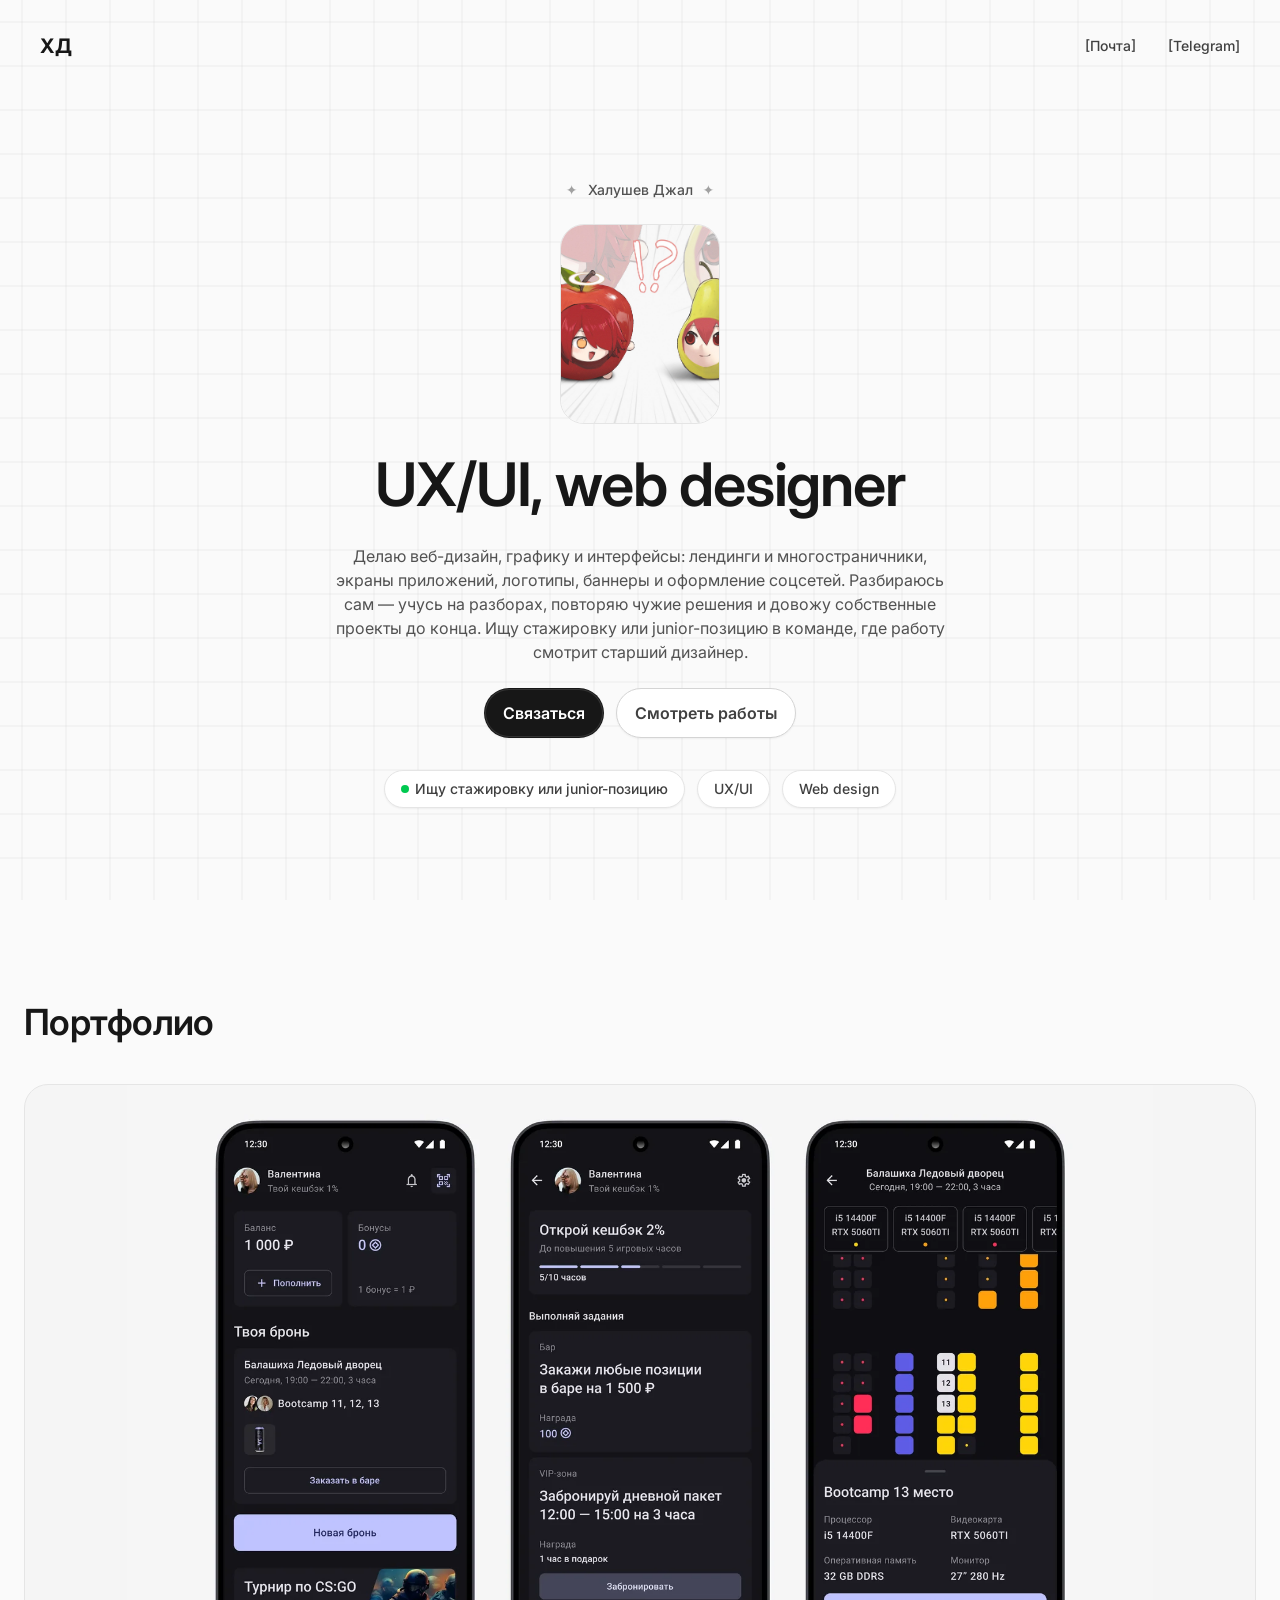
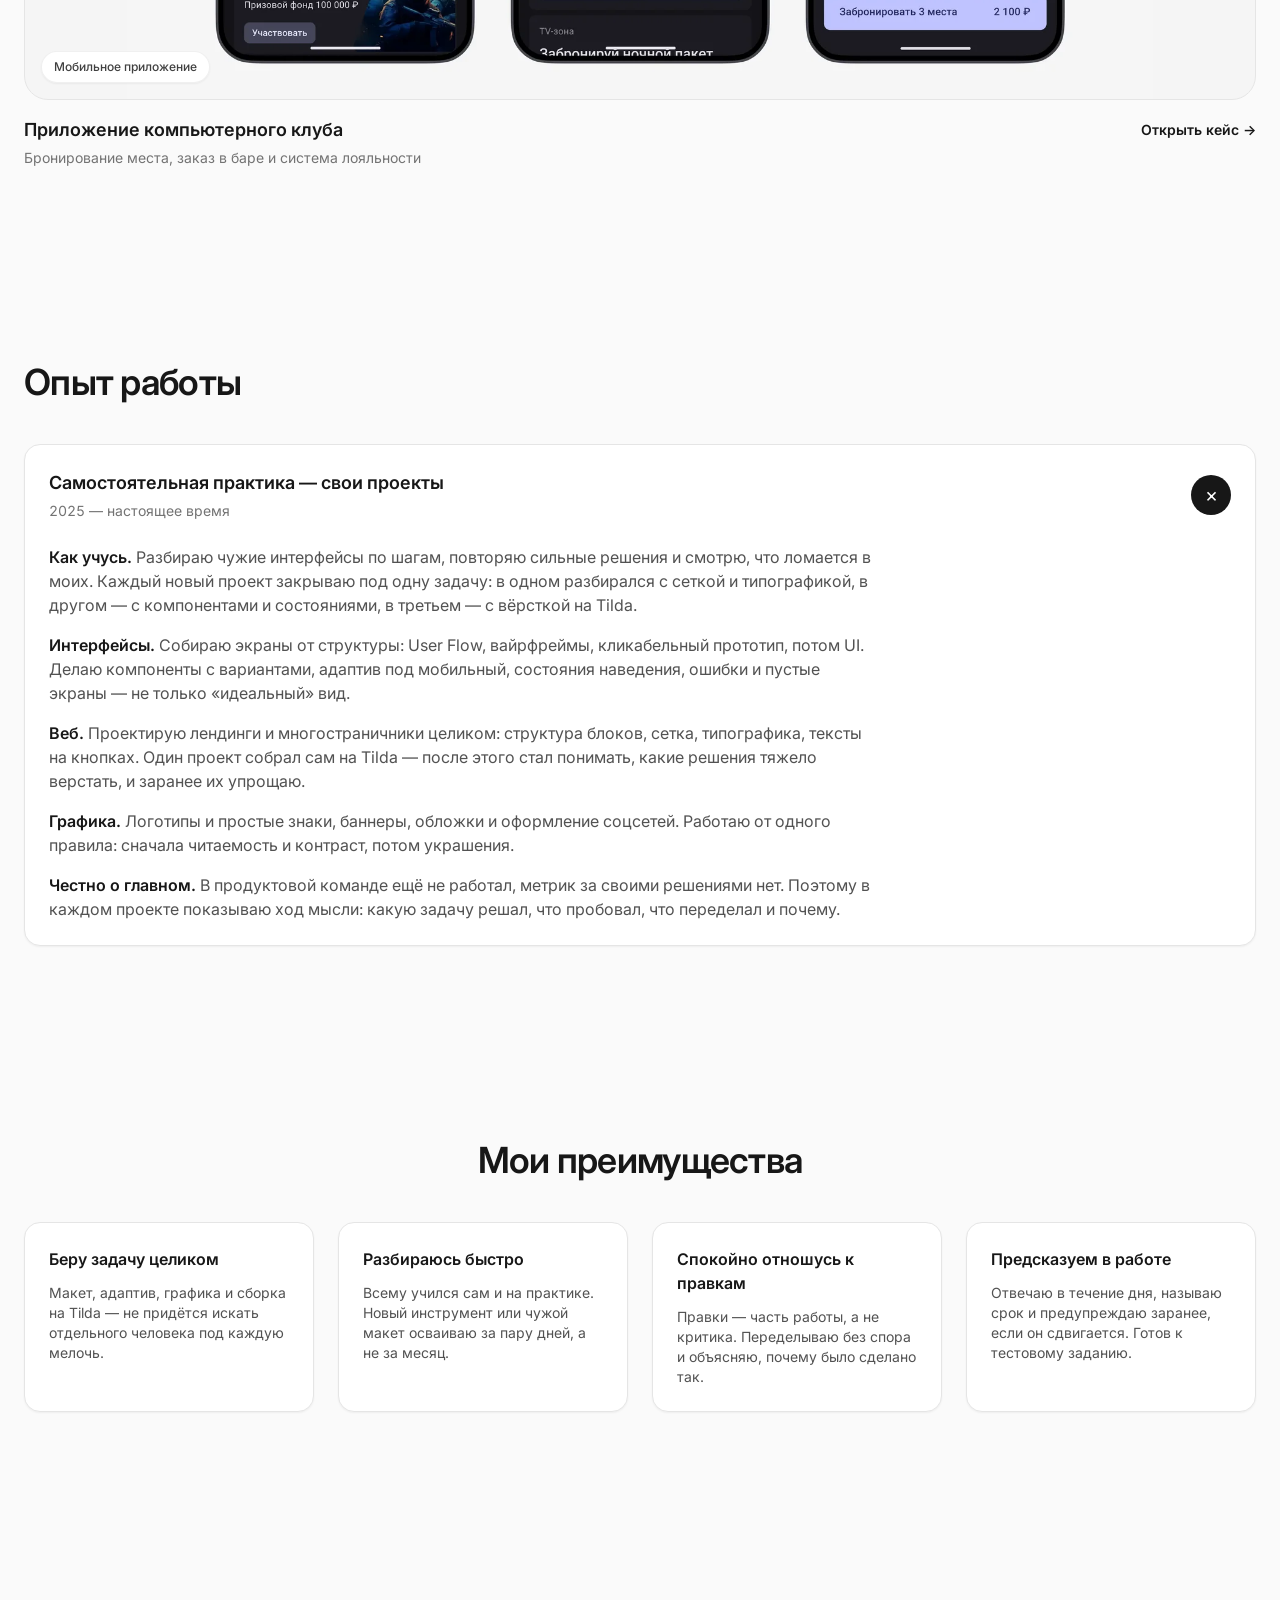
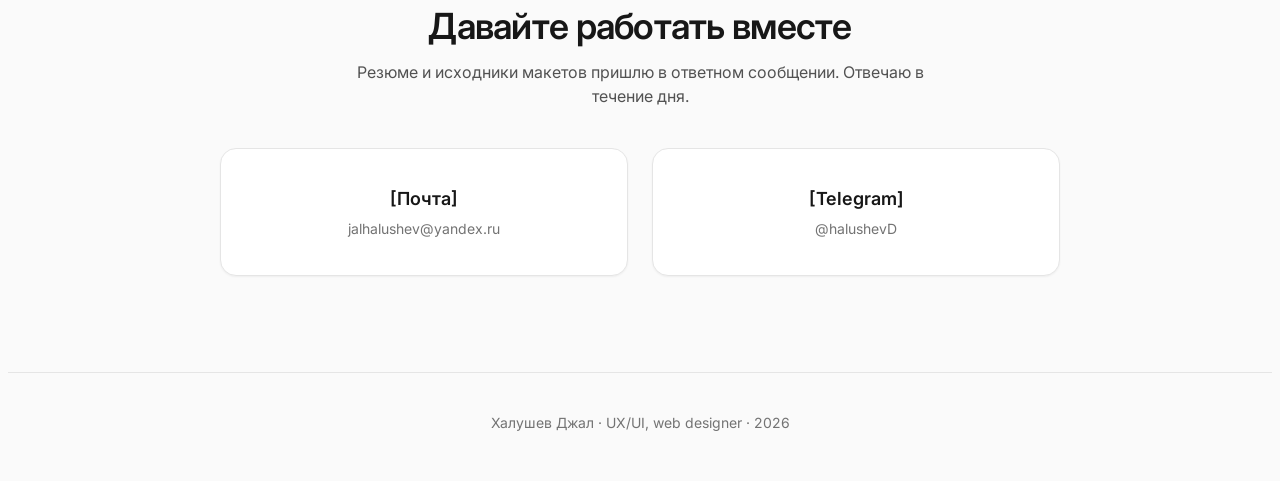
<file: index.html>
<!DOCTYPE html>
<html lang="ru">
<head>
<meta charset="utf-8">
<meta name="viewport" content="width=device-width, initial-scale=1">
<title>Халушев Джал — UX/UI, web designer</title>
<link rel="preconnect" href="https://fonts.gstatic.com" crossorigin>
<link rel="stylesheet" href="https://fonts.googleapis.com/css2?family=Inter:wght@400;500;600;700&display=swap">
<style>
/* Layout: центрированный герой, 2-колоночная сетка работ, аккордеон опыта, 4 колонки преимуществ, 3 контакта.
   Светлая тема, без анимаций. Всё под .pf — можно вставлять в Tilda (блок T123) без конфликтов стилей. */
:root, .pf{
  color-scheme:light;

  /* brand заменён на чёрную шкалу */
  --brand-50:#F5F5F5; --brand-100:#EBEBEB; --brand-200:#D4D4D4; --brand-300:#A1A1A1;
  --brand-400:#525252; --brand-500:#262626; --brand-600:#171717; --brand-700:#0A0A0A;

  /* neutral */
  --n-50:#FAFAFA; --n-100:#F5F5F5; --n-200:#E5E5E5; --n-300:#D4D4D4; --n-400:#A1A1A1;
  --n-500:#737373; --n-600:#525252; --n-700:#404040; --n-800:#262626; --n-900:#171717; --n-950:#0A0A0A;
  --green-500:#00C950;

  /* semantic */
  --text-primary:var(--n-900);
  --text-secondary:var(--n-700);
  --text-tertiary:var(--n-600);
  --text-quaternary:var(--n-500);
  --border-primary:var(--n-300);
  --border-secondary:var(--n-200);
  --fg-quaternary:var(--n-400);
  --fg-success:var(--green-500);
  --bg-primary:#FFFFFF;
  --bg-primary-hover:var(--n-50);
  --bg-secondary:var(--n-50);
  --bg-tertiary:var(--n-100);
  --bg-brand-solid:var(--brand-600);
  --bg-brand-solid-hover:var(--brand-700);
  --focus-ring:var(--brand-500);

  --shadow-xs:0 1px 2px rgba(0,0,0,.05);
  --shadow-md:0 4px 6px -1px rgba(0,0,0,.1), 0 2px 4px -2px rgba(0,0,0,.06);
  --shadow-skeu:inset 0 0 0 1px rgba(255,255,255,.12), inset 0 -2px 0 0 rgba(0,0,0,.05), 0 1px 2px rgba(0,0,0,.05);

  --pf-font:"Inter","Helvetica Neue",Arial,system-ui,sans-serif;
  --pf-container:1280px;
}

body{background:var(--n-50)}

/* фоновая сетка, реагирует на курсор */
.pf-grid{position:fixed; inset:0; width:100%; height:100%; z-index:0; pointer-events:none; display:block}

.pf, .pf *{box-sizing:border-box}
.pf{
  position:relative; z-index:1;
  font-family:var(--pf-font); font-size:16px; line-height:24px; font-weight:400;
  background:transparent; color:var(--text-tertiary);
  -webkit-font-smoothing:antialiased;
}
.pf h1, .pf h2, .pf h3, .pf p, .pf ul, .pf figure{margin:0}
.pf ul{padding:0; list-style:none}
.pf a{color:inherit}
.pf :focus-visible{outline:2px solid var(--focus-ring); outline-offset:2px; border-radius:8px}

.pf .wrap{
  max-width:var(--pf-container); margin:0 auto;
  padding-left:max(16px, env(safe-area-inset-left, 0px));
  padding-right:max(16px, env(safe-area-inset-right, 0px));
}
.pf section > .wrap{padding-block:96px}

/* шкала типографики Untitled UI */
.pf .d-xl{font-size:60px; line-height:72px; letter-spacing:-1.2px; font-weight:600; color:var(--text-primary); text-wrap:balance}
.pf .d-md{font-size:36px; line-height:44px; letter-spacing:-.72px; font-weight:600; color:var(--text-primary); text-wrap:balance}
.pf .t-md{font-size:16px; line-height:24px}
.pf .num{font-variant-numeric:tabular-nums}

/* кнопки */
.pf .btn{
  display:inline-flex; align-items:center; justify-content:center; gap:6px;
  font-family:inherit; font-size:16px; line-height:24px; font-weight:600;
  padding:12px 18px; border-radius:9999px; border:1px solid transparent;
  text-decoration:none; cursor:pointer;
}
.pf .btn--primary{background:var(--bg-brand-solid); color:#fff; box-shadow:var(--shadow-skeu)}
.pf .btn--primary:hover{background:var(--bg-brand-solid-hover)}
.pf .btn--secondary{background:var(--bg-primary); color:var(--text-secondary); border-color:var(--border-primary); box-shadow:var(--shadow-xs)}
.pf .btn--secondary:hover{background:var(--bg-primary-hover)}
.pf .btn-row{display:flex; flex-wrap:wrap; gap:12px; justify-content:center}

/* бейджи */
.pf .badge{
  display:inline-flex; align-items:center; gap:6px;
  padding:8px 16px; border-radius:9999px;
  font-size:14px; line-height:20px; font-weight:500;
  background:var(--bg-primary); color:var(--text-secondary);
  border:1px solid var(--border-secondary); box-shadow:var(--shadow-xs);
}
.pf .badge--tile{
  position:absolute; left:16px; bottom:16px;
  padding:6px 12px; font-size:12px; line-height:18px; font-weight:500;
  background:rgba(255,255,255,.92); color:var(--text-secondary);
  border:1px solid rgba(0,0,0,.06); box-shadow:var(--shadow-xs); border-radius:9999px;
}
.pf .dot{width:8px; height:8px; border-radius:9999px; background:var(--fg-success); flex:none}

/* шапка */
.pf .site-header > .wrap{
  max-width:none; display:flex; align-items:center; gap:16px;
  min-height:64px; padding-block:20px;
  padding-left:max(32px, env(safe-area-inset-left, 0px));
  padding-right:max(32px, env(safe-area-inset-right, 0px));
}
.pf .logo{font-size:20px; line-height:30px; font-weight:700; color:var(--text-primary); text-decoration:none; letter-spacing:-.4px}
.pf .head-links{margin-left:auto; margin-right:-12px; display:flex; align-items:center; gap:8px; flex-wrap:wrap; justify-content:flex-end}
.pf .head-link{
  font-size:14px; line-height:20px; font-weight:500; color:var(--text-secondary);
  text-decoration:none; padding:8px 12px; border-radius:9999px;
}
.pf .head-link:hover{background:var(--bg-tertiary); color:var(--text-primary)}

/* герой */
.pf .hero{display:flex; flex-direction:column; align-items:center; gap:24px; text-align:center}
.pf .hero-name{display:flex; align-items:center; gap:10px; font-size:14px; line-height:20px; font-weight:500; color:var(--text-tertiary)}
.pf .hero-name span[aria-hidden]{color:var(--fg-quaternary)}
.pf .portrait{
  width:160px; height:200px; border-radius:24px; flex:none;
  background:var(--bg-tertiary); border:1px solid var(--border-secondary);
  display:flex; align-items:center; justify-content:center;
  font-size:36px; line-height:44px; font-weight:600; color:var(--text-quaternary); letter-spacing:-.72px;
  object-fit:cover; display:block;
}
.pf .hero h1{max-width:18ch}
.pf .hero-lead{font-size:16px; line-height:24px; color:var(--text-tertiary); max-width:62ch}
.pf .chips{display:flex; flex-wrap:wrap; gap:12px; justify-content:center; margin-top:8px}

/* заголовки секций */
.pf .sec-head{display:flex; flex-direction:column; gap:12px; margin-bottom:40px; max-width:62ch}
.pf .sec-head--center{align-items:center; text-align:center; margin-left:auto; margin-right:auto}

/* работы */
.pf .grid2{display:grid; grid-template-columns:repeat(2,minmax(0,1fr)); gap:32px}
.pf .work{display:flex; flex-direction:column; gap:16px; min-width:0}
.pf .tile{
  position:relative; border-radius:24px; overflow:hidden;
  aspect-ratio:16/10; max-width:100%; padding:32px;
  display:flex; align-items:center; justify-content:center;
  border:1px solid var(--border-secondary);
}
.pf .tile--a{background:var(--n-100)}
.pf .tile--b{background:var(--n-200)}
.pf .tile--c{background:var(--n-900)}
.pf .tile--d{background:var(--n-800)}
.pf .work h3{font-size:18px; line-height:28px; font-weight:600; color:var(--text-primary)}
.pf .work p{font-size:14px; line-height:20px; color:var(--text-quaternary); margin-top:4px}

.pf .grid1{display:grid; grid-template-columns:minmax(0,1fr)}
.pf .grid1 .tile{aspect-ratio:16/8}
.pf .grid1 .mock{max-width:320px}
.pf .work--link{text-decoration:none; color:inherit; border-radius:24px}
.pf .work--link:hover .tile{border-color:var(--border-primary); box-shadow:var(--shadow-md)}
.pf .work-meta{display:flex; align-items:flex-start; justify-content:space-between; gap:16px}
.pf .work-open{flex:none; font-size:14px; line-height:20px; font-weight:600; color:var(--text-primary); padding-top:4px}

/* страница кейса: белый фон без сетки */
body.pf-in-case{background:#fff}
body.pf-in-case .pf-grid{display:none}
.pf .head-back{display:none}
body.pf-in-case .pf .head-back{display:inline-flex}
.pf .case > .wrap{max-width:880px; padding-block:64px 96px}
.pf .case-top{display:flex; flex-direction:column; gap:16px; margin-bottom:40px}
.pf .case-tags{display:flex; flex-wrap:wrap; gap:8px}
.pf .case-cover{margin-bottom:56px}
.pf .case-facts{display:grid; grid-template-columns:repeat(3,minmax(0,1fr)); gap:24px; margin:0 0 56px; padding-block:24px; border-block:1px solid var(--border-secondary)}
.pf .case-facts dt{font-size:14px; line-height:20px; color:var(--text-quaternary)}
.pf .case-facts dd{margin:4px 0 0; font-size:16px; line-height:24px; font-weight:600; color:var(--text-primary)}
.pf .case-block{display:flex; flex-direction:column; gap:12px; margin-bottom:48px}
.pf .case-block h2{font-size:24px; line-height:32px; font-weight:600; color:var(--text-primary); margin:0}
.pf .case-block p, .pf .case-block li{font-size:16px; line-height:26px; color:var(--text-tertiary)}
.pf .case-block ul{display:flex; flex-direction:column; gap:8px; padding-left:20px; list-style:disc}
.pf .case-end{display:flex; justify-content:center; padding-top:24px; border-top:1px solid var(--border-secondary)}
@media (max-width:767px){
  .pf .case-facts{grid-template-columns:1fr; gap:16px}
  .pf .grid1 .tile{aspect-ratio:16/10}
}

/* схемы экранов внутри плиток */
.pf .mock{
  width:100%; max-width:280px; background:#fff;
  border-radius:16px; box-shadow:var(--shadow-md);
  padding:16px; display:flex; flex-direction:column; gap:10px;
}
.pf .mock-title{height:10px; border-radius:4px; background:var(--n-300); width:55%}
.pf .mock-line{height:8px; border-radius:4px; background:var(--n-100)}
.pf .mock-line.w70{width:70%} .pf .mock-line.w45{width:45%} .pf .mock-line.w85{width:85%}
.pf .mock-field{height:32px; border-radius:8px; border:1px solid var(--n-200)}
.pf .mock-btn{height:36px; border-radius:8px; background:var(--brand-600)}
.pf .mock-chips{display:flex; gap:6px}
.pf .mock-chip{height:24px; flex:1; border-radius:9999px; background:var(--n-100)}
.pf .mock-chip.on{background:var(--brand-600)}
.pf .mock-card{border:1px solid var(--n-200); border-radius:12px; padding:10px; display:flex; flex-direction:column; gap:6px}
.pf .mock-split{display:grid; grid-template-columns:64px 1fr; gap:12px}
.pf .mock-side{display:flex; flex-direction:column; gap:6px}
.pf .mock-big{font-size:20px; line-height:30px; font-weight:600; color:var(--n-900); font-variant-numeric:tabular-nums}
.pf .mock-row{display:flex; gap:8px; align-items:center; justify-content:space-between}
.pf .mock--lg{max-width:340px; padding:20px; border-radius:20px; gap:12px}

/* мини-схемы экранов внутри кейса */
.pf .shot{display:flex; justify-content:center; margin-top:8px}
.pf .mock-seats{display:grid; grid-template-columns:repeat(6,1fr); gap:6px}
.pf .mock-seat{height:18px; border-radius:5px; background:var(--n-100); border:1px solid var(--n-200)}
.pf .mock-seat.on{background:var(--brand-600); border-color:var(--brand-600)}
.pf .mock-seat.vip{background:var(--n-300); border-color:var(--n-300)}
.pf .mock-flow{display:flex; flex-direction:column; gap:10px}
.pf .mock-step{display:flex; align-items:center; gap:10px}
.pf .mock-num{width:22px; height:22px; flex:none; border-radius:9999px; background:var(--brand-600); color:#fff; font-size:12px; line-height:22px; font-weight:600; text-align:center; font-variant-numeric:tabular-nums}
.pf .mock-progress{height:10px; border-radius:9999px; background:var(--n-100); overflow:hidden}
.pf .mock-progress > i{display:block; height:100%; width:62%; border-radius:9999px; background:var(--brand-600)}
.pf .mock-grid2{display:grid; grid-template-columns:repeat(2,minmax(0,1fr)); gap:8px}
.pf .mock-tag{height:28px; border-radius:8px; background:var(--n-100)}

/* текстовые блоки кейса */
.pf .case-block ol{display:flex; flex-direction:column; gap:8px; padding-left:20px; list-style:decimal}
.pf .case-block h3{font-size:16px; line-height:24px; font-weight:600; color:var(--text-primary); margin:0}
.pf .case-block strong{color:var(--text-primary); font-weight:600}
.pf .case-block a{color:var(--text-primary); font-weight:600; text-decoration:underline; text-underline-offset:3px}
.pf .case-block a:hover{text-decoration-thickness:2px}
.pf .case-block blockquote{margin:0; padding:12px 16px; border-left:2px solid var(--border-primary); background:var(--bg-secondary); border-radius:0 12px 12px 0; font-size:16px; line-height:24px; color:var(--text-secondary)}
.pf .case-ins{display:flex; flex-direction:column; gap:12px; margin-top:4px}
.pf .case-ins p{font-size:16px; line-height:26px}

/* реальные экраны кейса */
.pf .case-media{margin:0; border:1px solid var(--border-secondary); border-radius:20px; overflow:hidden; background:var(--bg-secondary); box-shadow:var(--shadow-xs)}
.pf .case-media img{display:block; width:100%; height:auto}
.pf .tile--media{padding:0}
.pf .tile--media img{display:block; width:100%; height:100%; object-fit:contain}

/* аккордеон опыта */
.pf .acc{display:flex; flex-direction:column; gap:16px}
.pf .acc-item{
  background:var(--bg-primary); border:1px solid var(--border-secondary);
  border-radius:16px; box-shadow:var(--shadow-xs); overflow:hidden;
}
.pf .acc-item > summary{list-style:none; cursor:pointer; display:flex; align-items:center; gap:24px; padding:24px}
.pf .acc-item > summary::-webkit-details-marker{display:none}
.pf .acc-head{display:flex; flex-direction:column; gap:4px; min-width:0; flex:1}
.pf .acc-role{font-size:18px; line-height:28px; font-weight:600; color:var(--text-primary)}
.pf .acc-when{font-size:14px; line-height:20px; color:var(--text-quaternary); font-variant-numeric:tabular-nums}
.pf .acc-sign{
  width:40px; height:40px; border-radius:9999px; flex:none;
  background:var(--bg-brand-solid); color:#fff;
  display:flex; align-items:center; justify-content:center;
  font-size:20px; line-height:20px; font-weight:400;
}
.pf .acc-sign::before{content:"+"}
.pf .acc-item[open] .acc-sign::before{content:"×"}
.pf .acc-body{padding:0 24px 24px; display:flex; flex-direction:column; gap:16px; max-width:88ch}
.pf .acc-body p{font-size:16px; line-height:24px; color:var(--text-tertiary)}
.pf .acc-body b{color:var(--text-primary); font-weight:600}
.pf .acc-body .lbl{color:var(--text-primary); font-weight:600}

/* преимущества */
.pf .grid4{display:grid; grid-template-columns:repeat(4,minmax(0,1fr)); gap:24px}
.pf .card{
  background:var(--bg-primary); border:1px solid var(--border-secondary);
  border-radius:16px; padding:24px; box-shadow:var(--shadow-xs);
  display:flex; flex-direction:column; gap:12px; min-width:0;
}
.pf .card h3{font-size:16px; line-height:24px; font-weight:600; color:var(--text-primary)}
.pf .card p{font-size:14px; line-height:20px; color:var(--text-tertiary)}

/* контакты */
.pf .contacts{display:grid; grid-template-columns:repeat(2,minmax(0,1fr)); gap:24px; max-width:840px; margin-inline:auto}
.pf .contact{
  background:var(--bg-primary); border:1px solid var(--border-secondary);
  border-radius:16px; box-shadow:var(--shadow-xs);
  min-height:128px; padding:24px;
  display:flex; flex-direction:column; align-items:center; justify-content:center; gap:6px;
  text-align:center; text-decoration:none; cursor:pointer;
  font-family:inherit; font-size:18px; line-height:28px; font-weight:600; color:var(--text-primary);
}
.pf .contact:hover{background:var(--bg-primary-hover)}
.pf .contact small{font-size:14px; line-height:20px; font-weight:400; color:var(--text-quaternary); word-break:break-all}

/* подвал */
.pf .site-footer > .wrap{
  padding-block:40px; border-top:1px solid var(--border-secondary);
  display:flex; flex-wrap:wrap; gap:8px; align-items:center; justify-content:center;
}
.pf .site-footer p{font-size:14px; line-height:20px; color:var(--text-quaternary)}

@media (max-width:1023px){
  .pf .grid4{grid-template-columns:repeat(2,minmax(0,1fr))}
  .pf .d-xl{font-size:48px; line-height:60px; letter-spacing:-.96px}
}
@media (max-width:767px){
  .pf section > .wrap{padding-block:64px}
  .pf .site-header > .wrap{
    min-height:56px; padding-block:16px;
    padding-left:max(16px, env(safe-area-inset-left, 0px));
    padding-right:max(16px, env(safe-area-inset-right, 0px));
  }
  .pf .d-xl{font-size:36px; line-height:44px; letter-spacing:-.72px}
  .pf .d-md{font-size:30px; line-height:38px; letter-spacing:0}
  .pf .grid2, .pf .grid4, .pf .contacts{grid-template-columns:1fr}
  .pf .tile{padding:24px; border-radius:16px}
  .pf .acc-item > summary{padding:20px; gap:16px}
  .pf .acc-body{padding:0 20px 20px}
  .pf .sec-head{margin-bottom:32px}
}
</style>
</head>
<body>

<canvas class="pf-grid" aria-hidden="true"></canvas>
<div class="pf">

<header class="site-header">
  <div class="wrap">
    <a class="logo" href="#top">ХД</a>
    <div class="head-links">
      <a class="head-link head-back" href="#works">← Все работы</a>
      <a class="head-link" href="mailto:jalhalushev@yandex.ru">[Почта]</a>
      <a class="head-link" href="https://t.me/halushevD" target="_blank" rel="noopener">[Telegram]</a>
    </div>
  </div>
</header>

<main id="top">

  <section>
    <div class="wrap">
      <div class="hero">
        <p class="hero-name"><span aria-hidden="true">✦</span>Халушев Джал<span aria-hidden="true">✦</span></p>
        <img class="portrait" src="[data-uri]" alt="Халушев Джал">
        <h1 class="d-xl">UX/UI, web designer</h1>
        <p class="hero-lead">Делаю веб-дизайн, графику и интерфейсы: лендинги и многостраничники, экраны приложений, логотипы, баннеры и оформление соцсетей. Разбираюсь сам — учусь на разборах, повторяю чужие решения и довожу собственные проекты до конца. Ищу стажировку или junior-позицию в команде, где работу смотрит старший дизайнер.</p>
        <div class="btn-row">
          <a class="btn btn--primary" href="#contacts">Связаться</a>
          <a class="btn btn--secondary" href="#works">Смотреть работы</a>
        </div>
        <div class="chips">
          <span class="badge"><span class="dot" aria-hidden="true"></span>Ищу стажировку или junior-позицию</span>
          <span class="badge">UX/UI</span>
          <span class="badge">Web design</span>
        </div>
      </div>
    </div>
  </section>

  <section id="works">
    <div class="wrap">
      <div class="sec-head"><h2 class="d-md">Портфолио</h2></div>
      <div class="grid1">

        <a class="work work--link" href="#case">
          <div class="tile tile--a tile--media">
            <img src="assets/overview.jpg" alt="Три экрана приложения: главный экран с бронью, система лояльности с кешбэком и схема зала с выбором места">
            <span class="badge--tile">Мобильное приложение</span>
          </div>
          <div class="work-meta">
            <div>
              <h3>Приложение компьютерного клуба</h3>
              <p>Бронирование места, заказ в баре и система лояльности</p>
            </div>
            <span class="work-open">Открыть кейс →</span>
          </div>
        </a>

      </div>
    </div>
  </section>

  <section id="experience">
    <div class="wrap">
      <div class="sec-head"><h2 class="d-md">Опыт работы</h2></div>
      <div class="acc">

        <details class="acc-item" open>
          <summary>
            <span class="acc-head">
              <span class="acc-role">Самостоятельная практика — свои проекты</span>
              <span class="acc-when">2025 — настоящее время</span>
            </span>
            <span class="acc-sign" aria-hidden="true"></span>
          </summary>
          <div class="acc-body">
            <p><span class="lbl">Как учусь.</span> Разбираю чужие интерфейсы по шагам, повторяю сильные решения и смотрю, что ломается в моих. Каждый новый проект закрываю под одну задачу: в одном разбирался с сеткой и типографикой, в другом — с компонентами и состояниями, в третьем — с вёрсткой на Tilda.</p>
            <p><span class="lbl">Интерфейсы.</span> Собираю экраны от структуры: User Flow, вайрфреймы, кликабельный прототип, потом UI. Делаю компоненты с вариантами, адаптив под мобильный, состояния наведения, ошибки и пустые экраны — не только «идеальный» вид.</p>
            <p><span class="lbl">Веб.</span> Проектирую лендинги и многостраничники целиком: структура блоков, сетка, типографика, тексты на кнопках. Один проект собрал сам на Tilda — после этого стал понимать, какие решения тяжело верстать, и заранее их упрощаю.</p>
            <p><span class="lbl">Графика.</span> Логотипы и простые знаки, баннеры, обложки и оформление соцсетей. Работаю от одного правила: сначала читаемость и контраст, потом украшения.</p>
            <p><span class="lbl">Честно о главном.</span> В продуктовой команде ещё не работал, метрик за своими решениями нет. Поэтому в каждом проекте показываю ход мысли: какую задачу решал, что пробовал, что переделал и почему.</p>
          </div>
        </details>

      </div>
    </div>
  </section>

  <section>
    <div class="wrap">
      <div class="sec-head sec-head--center"><h2 class="d-md">Мои преимущества</h2></div>
      <div class="grid4">
        <div class="card">
          <h3>Беру задачу целиком</h3>
          <p>Макет, адаптив, графика и сборка на Tilda — не придётся искать отдельного человека под каждую мелочь.</p>
        </div>
        <div class="card">
          <h3>Разбираюсь быстро</h3>
          <p>Всему учился сам и на практике. Новый инструмент или чужой макет осваиваю за пару дней, а не за месяц.</p>
        </div>
        <div class="card">
          <h3>Спокойно отношусь к правкам</h3>
          <p>Правки — часть работы, а не критика. Переделываю без спора и объясняю, почему было сделано так.</p>
        </div>
        <div class="card">
          <h3>Предсказуем в работе</h3>
          <p>Отвечаю в течение дня, называю срок и предупреждаю заранее, если он сдвигается. Готов к тестовому заданию.</p>
        </div>
      </div>
    </div>
  </section>

  <section id="contacts">
    <div class="wrap">
      <div class="sec-head sec-head--center">
        <h2 class="d-md">Давайте работать вместе</h2>
        <p class="t-md">Резюме и исходники макетов пришлю в ответном сообщении. Отвечаю в течение дня.</p>
      </div>
      <div class="contacts">
        <button class="contact" type="button" data-copy="jalhalushev@yandex.ru" data-target="c-mail">
          [Почта]
          <small id="c-mail">jalhalushev@yandex.ru</small>
        </button>
        <a class="contact" href="https://t.me/halushevD" target="_blank" rel="noopener">
          [Telegram]
          <small>@halushevD</small>
        </a>
      </div>
    </div>
  </section>

</main>

<article id="case" class="case" hidden>
  <div class="wrap">
    <div class="case-top">
      <div class="case-tags"><span class="badge">Мобильное приложение</span><span class="badge">UX/UI</span><span class="badge">UX-исследование</span></div>
      <h1 class="d-md">Приложение компьютерного клуба — бронирование места онлайн</h1>
      <p class="t-md">В приложении можно найти клуб, забронировать места, заказать еду и напитки.</p>
    </div>

    <dl class="case-facts">
      <div><dt>Роль</dt><dd>[UX/UI-дизайнер]</dd></div>
      <div><dt>Срок</dt><dd>[N недель, 2025]</dd></div>
      <div><dt>Инструменты</dt><dd>[Figma]</dd></div>
    </dl>

    <section class="case-block">
      <h2>Моя задача</h2>
      <p>Разработать дизайн мобильного приложения для сети компьютерных клубов, чтобы наша аудитория могла самостоятельно забронировать место.</p>
      <p><a href="https://www.figma.com/design/6rNjzGWLCx3IIzTCkmP2gI/%D0%91%D1%80%D0%BE%D0%BD%D0%B8%D1%80%D0%BE%D0%B2%D0%B0%D0%BD%D0%B8%D0%B5-%D0%B2-%D0%BA%D0%BE%D0%BC%D0%BF%D1%8C%D1%8E%D1%82%D0%B5%D1%80%D0%BD%D0%BE%D0%BC-%D0%BA%D0%BB%D1%83%D0%B1%D0%B5?node-id=60795-73&t=XxgSsmrOva9jkyhk-1" target="_blank" rel="noopener">Посмотреть макеты в Figma</a></p>
      <figure class="case-media">
        <img src="assets/overview.jpg" alt="Три экрана приложения: главный экран с бронью и турниром, система лояльности с кешбэком и схема зала с выбором места" loading="lazy">
      </figure>
    </section>

    <section class="case-block">
      <h2>Этапы работы</h2>
      <ol>
        <li>Анализ аудитории</li>
        <li>Анализ конкурентов</li>
        <li>Определение гипотез</li>
        <li>Проработка ключевого сценария</li>
        <li>Дизайн</li>
      </ol>
    </section>

    <section class="case-block">
      <h2>Анализ аудитории</h2>
      <p>Провёл пять глубинных интервью с людьми, которые минимум раз в месяц посещают компьютерные клубы.</p>
      <h3>Инсайты</h3>
      <div class="case-ins">
        <p><b>1.</b> Чаще всего посещают один и тот же клуб: «Хожу в тот, что близко к дому, либо который был проверен с друзьями»</p>
        <p><b>4.</b> Посещают клуб с компанией: «Важно, чтобы места были рядом и вип-комната, чтобы никто не мешал»</p>
        <p><b>2.</b> Сильно заранее не бронируют места: «Мы перед этим днём собрались ребятами, согласовали время, нашли ближайший клуб на картах»</p>
        <p><b>5.</b> Установка непопулярной игры занимает время сессии: «Меня бесит, что оплаченное время тратится на скачивание. До 20 минут было»</p>
        <p><b>3.</b> Важны характеристики оборудования: «Смотрю на мощность оборудования»</p>
        <p><b>6.</b> Пользуются баром в течении сессии: «Покупал напитки на стойке админа»</p>
      </div>
      <p><a href="https://docs.google.com/document/d/1pdsW16g0MPa2Xo8PDzPQPsFqsD5qzglCN0RcW2eByRk/edit?tab=t.0" target="_blank" rel="noopener">Посмотреть ответы респондентов</a></p>
      <figure class="case-media">
        <img src="assets/questions.jpg" alt="Список вопросов для глубинного интервью: выбор клуба, последний поход, бронирование, компания, характеристики компьютера, установка игр, обращения к админу" loading="lazy">
      </figure>
    </section>

    <section class="case-block">
      <h2>Анализ конкурентов</h2>
      <p>Проанализировал сценарий бронирования в приложениях для компьютерных клубов и аналогичный сценарий в других сервисах.</p>
      <p><strong>Прямые конкуренты:</strong> LANGAME App, Colizeum</p>
      <p><strong>Косвенные конкуренты:</strong> Яндекс Афиша, Афиша, Яндекс Путешествия</p>
      <p>Отметил решения, которые буду использовать:</p>
      <ol>
        <li>Выполнение заданий за награду в сервисе.</li>
        <li>Допродажа товаров в конце сценария.</li>
        <li>Маркировка мест на схеме зала.</li>
        <li>Возможность оставить комментарий сотруднику сервиса.</li>
        <li>Добавление пользователей на встречу.</li>
      </ol>
    </section>

    <section class="case-block">
      <h2>Проработка сценария</h2>
      <p>Определил гипотезы и внедрил их, чтобы упростить ключевой сценарий.</p>
      <h3>Гипотезы</h3>
      <div class="case-ins">
        <p><b>1.</b> Мы предполагаем, что добавление фильтров по характеристикам компьютера и маркировки зон на схему зала сократит время поиска места, потому что пользователи смогут сразу перейти к зоне с нужными компьютерами, оставаясь на одном экране.</p>
        <p><b>3.</b> Мы предполагаем, что добавление заданий с наградой увеличит количество повторных посещений в клуб, потому что пользователи смогут сэкономить на бронировании за счёт бонусов, которые подарит клуб.</p>
        <p><b>2.</b> Мы предполагаем, что добавление допродаж напитков и снеков в мобильное приложение увеличит средний чек в клубе, потому что пользователям будет легче сделать заказ не отходя от игрового места.</p>
      </div>
      <p><a href="https://docs.google.com/spreadsheets/d/15Jqc1svgxquwKk0ajDE45RgKoPzo8WYAiKyc4_dgwV8/edit?gid=854607597#gid=854607597" target="_blank" rel="noopener">Посмотреть сценарий</a></p>
      <figure class="case-media">
        <img src="assets/screen-scenario.jpg" alt="Таблица сценария по шагам: бронирование, выбор даты и времени, выбор места — с действиями, барьерами, решениями, экранами и элементами" loading="lazy">
      </figure>
    </section>

    <section class="case-block">
      <h2>Главный экран</h2>
      <h3>Задачи пользователя:</h3>
      <ol>
        <li>Понять, что денег на балансе хватает.</li>
        <li>Сделать заказ в баре во время сессии.</li>
      </ol>
      <h3>Дизайн-решения:</h3>
      <ol>
        <li>Информация о балансе и его пополнение добавлены на главный экран, чтобы пользователь мог быстро пополнить баланс, когда нужно продлить сессию.</li>
        <li>Точка входа в сценарий заказа в баре добавлена в зону быстрого доступа, чтобы пользователю было удобно сделать заказ во время сессии, не отвлекаясь от игрового процесса.</li>
      </ol>
      <figure class="case-media">
        <img src="assets/screen-main.jpg" alt="Два состояния главного экрана: пополнение баланса с кнопкой «Забронировать место» и активная бронь с точкой входа в заказ в баре" loading="lazy">
      </figure>
    </section>

    <section class="case-block">
      <h2>Время сессии</h2>
      <h3>Задачи пользователя:</h3>
      <p>Запланировать время и забронировать компьютер.</p>
      <h3>Дизайн-решение:</h3>
      <p>Предлагать варианты продолжительности сессии, чтобы пользователю не приходилось настраивать время вручную.</p>
      <figure class="case-media">
        <img src="assets/screen-date.jpg" alt="Экран выбора дня и времени: календарь, поля «Начало» и «Конец» и готовые варианты продолжительности 2, 3, 4, 5 часов" loading="lazy">
      </figure>
    </section>

    <section class="case-block">
      <h2>Схема зала</h2>
      <h3>Задачи пользователя:</h3>
      <p>Найти подходящий компьютер.</p>
      <h3>Дизайн-решения:</h3>
      <ol>
        <li>Добавлены фильтры по характеристикам компьютеров, чтобы пользователь мог быстро найти подходящий для себя компьютер.</li>
        <li>Добавлена маркировка зон, чтобы пользователь со временем мог легко найти зону, в которой находится нужный ему компьютер, без помощи фильтров.</li>
      </ol>
      <figure class="case-media">
        <img src="assets/screen-map.jpg" alt="Схема зала: фильтры по характеристикам компьютеров и карточка выбранного места Bootcamp с параметрами железа" loading="lazy">
      </figure>
    </section>

    <section class="case-block">
      <h2>Подтверждение брони</h2>
      <h3>Задачи пользователя:</h3>
      <ol>
        <li>Поиграть в непопулярную игру, которая вряд ли установлена.</li>
        <li>Купить перекус на время игры.</li>
      </ol>
      <h3>Дизайн-решения:</h3>
      <ol>
        <li>Добавлена возможность оставить комментарий админу, чтобы игру установили до начала сессии, и гость не тратил на это оплаченное время.</li>
        <li>Добавлена допродажа напитков и снеков, чтобы к началу сессии перекус был уже на столе гостя.</li>
      </ol>
      <figure class="case-media">
        <img src="assets/screen-bron.jpg" alt="Оформление брони с комментарием админу о нужной игре и экран «Бронь оформлена» с допродажей напитков и готовой еды" loading="lazy">
      </figure>
    </section>

    <section class="case-block">
      <h2>Система лояльности</h2>
      <h3>Задача пользователя:</h3>
      <p>Сэкономить на походе в компьютерный клуб.</p>
      <h3>Дизайн-решения:</h3>
      <ol>
        <li>Индикатор прогресса, который сообщает о повышении уровня кешбэка.</li>
        <li>Выполнение заданий клуба, чтобы пользователи могли получить дополнительные бонусы, скидки и подарки.</li>
      </ol>
      <figure class="case-media">
        <img src="assets/screen-loyalty.webp" alt="Экран системы лояльности: прогресс «Открой кешбэк 2%» и список заданий клуба с наградами" loading="lazy">
      </figure>
    </section>

    <div class="case-end">
      <a class="btn btn--secondary" href="#works">← Вернуться к работам</a>
    </div>
  </div>
</article>

<footer class="site-footer">
  <div class="wrap">
    <p>Халушев Джал · UX/UI, web designer · 2026</p>
  </div>
</footer>

</div>

<script>
(function () {
  var main = document.getElementById("top");
  var kase = document.getElementById("case");
  if (!main || !kase) { return; }
  function route() {
    var inCase = window.location.hash === "#case";
    main.hidden = inCase;
    kase.hidden = !inCase;
    document.body.classList.toggle("pf-in-case", inCase);
    if (inCase) {
      window.scrollTo(0, 0);
    } else if (window.location.hash) {
      var el = document.querySelector(window.location.hash);
      if (el) { el.scrollIntoView(); }
    }
  }
  window.addEventListener("hashchange", route);
  route();
})();

(function () {
  var canvas = document.querySelector(".pf-grid");
  if (!canvas || !canvas.getContext) { return; }
  var ctx = canvas.getContext("2d");
  var STEP = 44, RADIUS = 180, PUSH = 26;
  var reduce = window.matchMedia && window.matchMedia("(prefers-reduced-motion: reduce)").matches;
  var w, h, dpr, cols, rows, pts = [];
  var mouse = {x: -9999, y: -9999};

  function resize() {
    dpr = Math.min(window.devicePixelRatio || 1, 2);
    w = window.innerWidth; h = window.innerHeight;
    canvas.width = w * dpr; canvas.height = h * dpr;
    ctx.setTransform(dpr, 0, 0, dpr, 0, 0);
    cols = Math.ceil(w / STEP) + 2; rows = Math.ceil(h / STEP) + 2;
    pts = [];
    for (var j = 0; j < rows; j++) {
      for (var i = 0; i < cols; i++) {
        var bx = (i - 0.5) * STEP, by = (j - 0.5) * STEP;
        pts.push({bx: bx, by: by, x: bx, y: by, a: 0});
      }
    }
    if (reduce) { draw(); }
  }

  function update() {
    for (var k = 0; k < pts.length; k++) {
      var p = pts[k];
      var dx = p.bx - mouse.x, dy = p.by - mouse.y;
      var d = Math.sqrt(dx * dx + dy * dy);
      var tx = p.bx, ty = p.by, ta = 0;
      if (d < RADIUS && d > 0.01) {
        var f = 1 - d / RADIUS; f = f * f;
        tx += dx / d * PUSH * f; ty += dy / d * PUSH * f; ta = f;
      }
      p.x += (tx - p.x) * 0.12; p.y += (ty - p.y) * 0.12; p.a += (ta - p.a) * 0.12;
    }
  }

  function draw() {
    ctx.clearRect(0, 0, w, h);
    ctx.lineWidth = 1;
    ctx.strokeStyle = "rgba(0,0,0,.06)";
    ctx.beginPath();
    for (var j = 0; j < rows; j++) {
      for (var i = 0; i < cols; i++) {
        var p = pts[j * cols + i];
        if (i === 0) { ctx.moveTo(p.x, p.y); } else { ctx.lineTo(p.x, p.y); }
      }
    }
    for (var i2 = 0; i2 < cols; i2++) {
      for (var j2 = 0; j2 < rows; j2++) {
        var q = pts[j2 * cols + i2];
        if (j2 === 0) { ctx.moveTo(q.x, q.y); } else { ctx.lineTo(q.x, q.y); }
      }
    }
    ctx.stroke();
    for (var k = 0; k < pts.length; k++) {
      var p2 = pts[k];
      if (p2.a < 0.02) { continue; }
      ctx.fillStyle = "rgba(23,23,23," + (p2.a * 0.55).toFixed(3) + ")";
      ctx.beginPath(); ctx.arc(p2.x, p2.y, 1 + p2.a * 2, 0, Math.PI * 2); ctx.fill();
    }
  }

  function loop() { update(); draw(); window.requestAnimationFrame(loop); }

  window.addEventListener("resize", resize);
  if (!reduce) {
    window.addEventListener("pointermove", function (e) { mouse.x = e.clientX; mouse.y = e.clientY; });
    document.addEventListener("pointerleave", function () { mouse.x = -9999; mouse.y = -9999; });
  }
  resize();
  if (!reduce) { loop(); }
})();

document.querySelectorAll(".pf [data-copy]").forEach(function (btn) {
  btn.addEventListener("click", function () {
    var text = btn.getAttribute("data-copy");
    var label = btn.querySelector("small");
    var say = function (msg) {
      if (!label) { return; }
      var prev = label.textContent;
      label.textContent = msg;
      window.setTimeout(function () { label.textContent = prev; }, 2000);
    };
    var fallback = function () {
      var el = document.getElementById(btn.getAttribute("data-target"));
      if (!el) { return; }
      try {
        var range = document.createRange();
        range.selectNodeContents(el);
        var sel = window.getSelection();
        sel.removeAllRanges();
        sel.addRange(range);
      } catch (e) { /* выделить не вышло — адрес виден на карточке */ }
    };
    try {
      navigator.clipboard.writeText(text).then(function () { say("Скопировано"); }, fallback);
    } catch (e) { fallback(); }
  });
});
</script>


</body>
</html>
</file>
